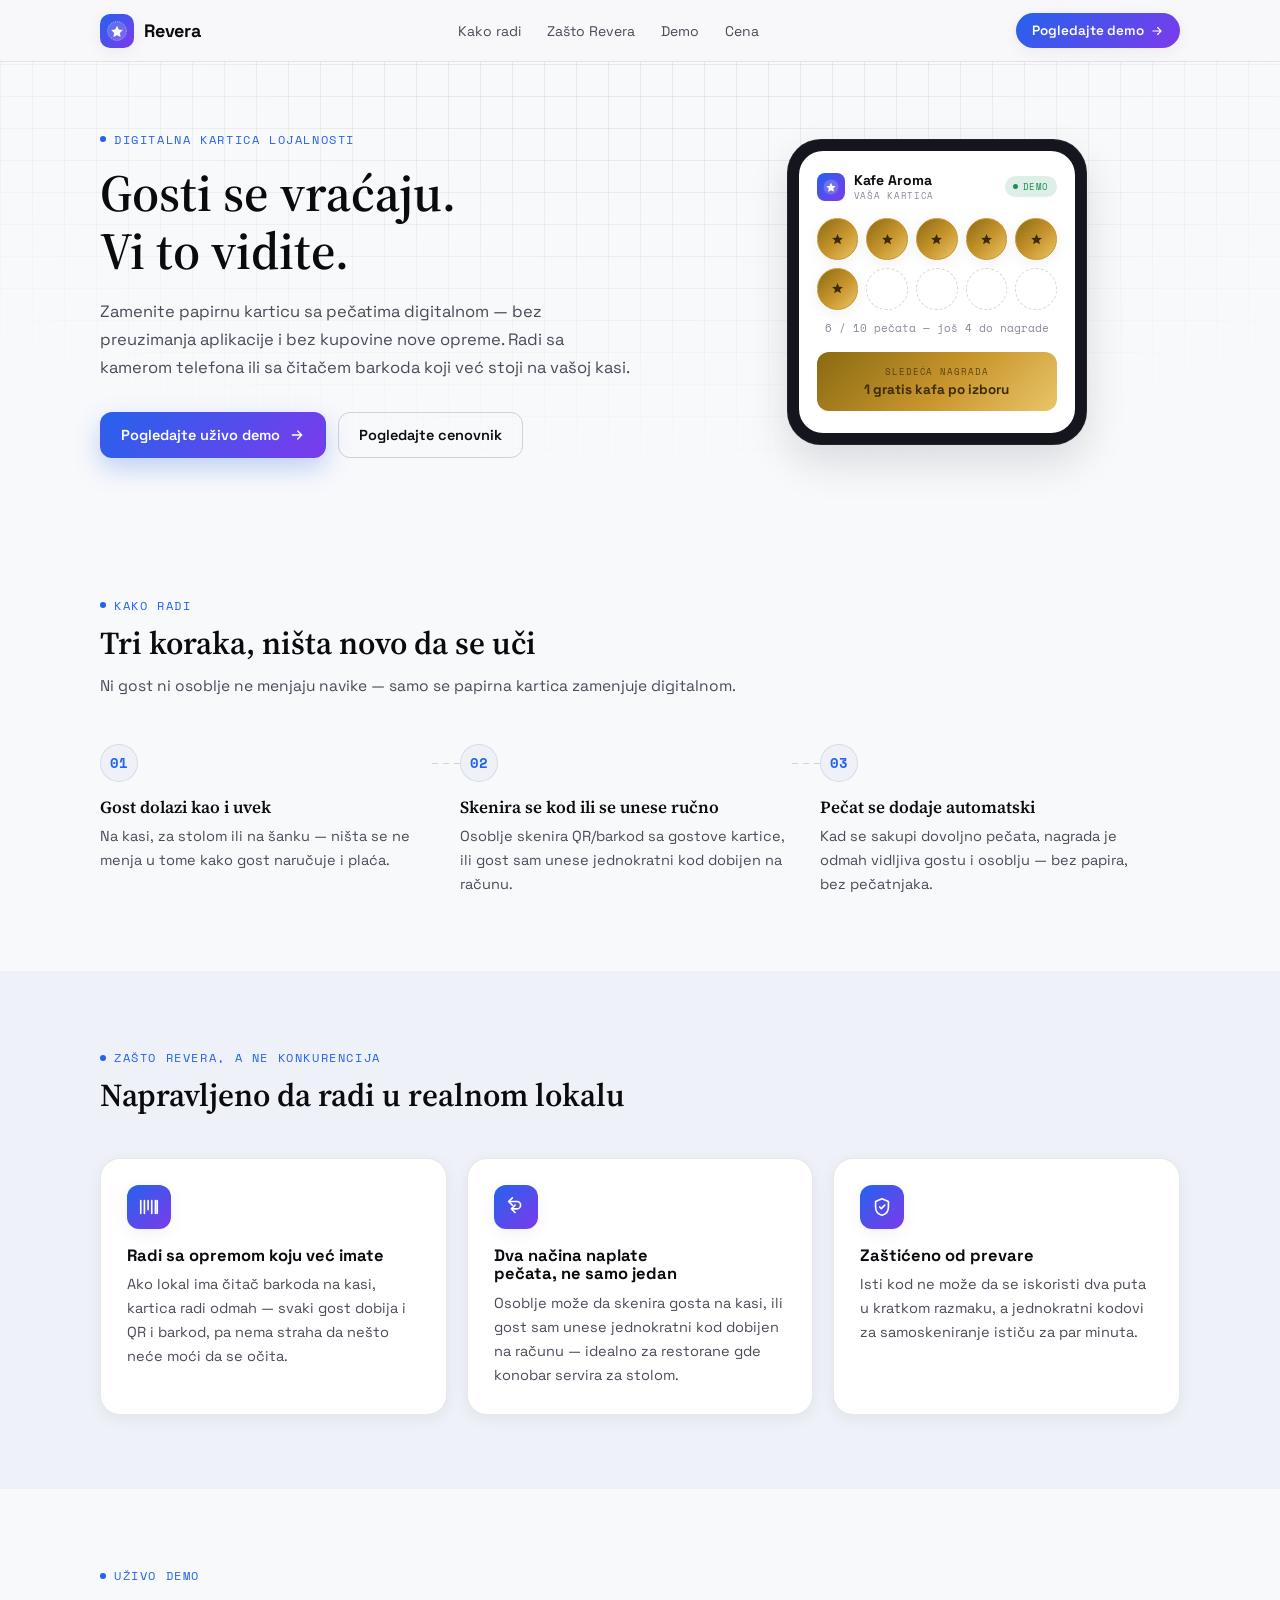
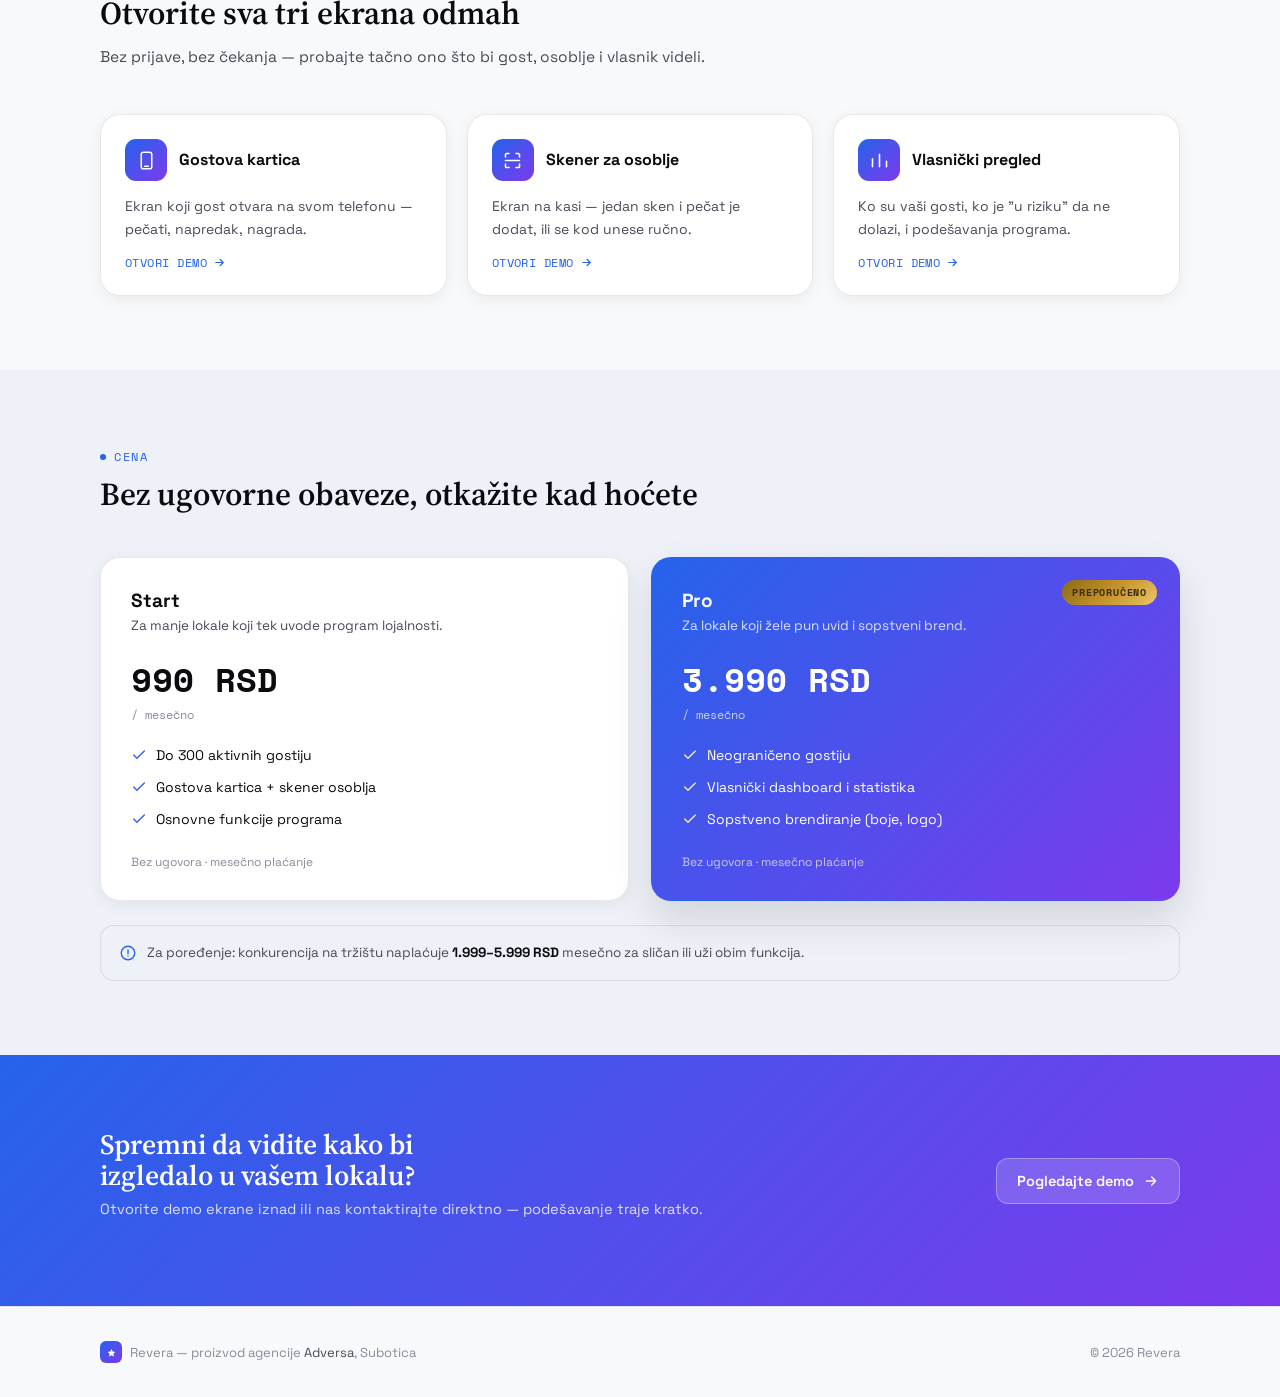
<file: index.html>
<!doctype html>
<html lang="sr">
<head>
<meta charset="UTF-8">
<meta name="viewport" content="width=device-width, initial-scale=1">
<title>Revera</title>
<link rel="stylesheet" href="https://fonts.googleapis.com/css2?family=Source+Serif+4:opsz,wght@8..60,500;8..60,600;8..60,700&family=Space+Grotesk:wght@400;500;600;700&family=Space+Mono:wght@400;700&display=swap">
<style>
  :root{
    --ink:#0a0a0f; --ink-2:#4a4a58; --ink-3:#8a8a9a;
    --bg:#f8f9fb; --surface:#ffffff; --surface-2:#eef1f8;
    --line:rgba(10,10,15,.09); --line-strong:rgba(10,10,15,.16);
    --primary:#2563eb; --primary-dark:#1d4ed8; --accent:#7c3aed;
    --gold:#c9962e; --gold-ink:#3a2c08;
    --grad-primary: linear-gradient(135deg, var(--primary) 0%, var(--accent) 100%);
    --grad-gold: linear-gradient(135deg, #8a6a12 0%, var(--gold) 55%, #e9c568 100%);
    --shadow-sm: 0 4px 16px rgba(10,10,15,.06);
    --shadow-md: 0 18px 42px rgba(10,10,15,.12);
    --radius-lg:20px; --radius-md:14px; --radius-sm:10px;
  }
  @media (prefers-color-scheme: dark){
    :root:not([data-theme="light"]){
      --ink:#eef0fb; --ink-2:#c3c6da; --ink-3:#8d91a8;
      --bg:#0b0d16; --surface:#12141f; --surface-2:#181b2a;
      --line:rgba(238,240,251,.10); --line-strong:rgba(238,240,251,.18);
      --primary:#6d8bff; --primary-dark:#4f6de0; --accent:#a683ff;
      --gold:#e4b955; --gold-ink:#241a02;
      --shadow-sm: 0 4px 16px rgba(0,0,0,.35);
      --shadow-md: 0 20px 50px rgba(0,0,0,.5);
    }
  }
  :root[data-theme="dark"]{
    --ink:#eef0fb; --ink-2:#c3c6da; --ink-3:#8d91a8;
    --bg:#0b0d16; --surface:#12141f; --surface-2:#181b2a;
    --line:rgba(238,240,251,.10); --line-strong:rgba(238,240,251,.18);
    --primary:#6d8bff; --primary-dark:#4f6de0; --accent:#a683ff;
    --gold:#e4b955; --gold-ink:#241a02;
    --shadow-sm: 0 4px 16px rgba(0,0,0,.35);
    --shadow-md: 0 20px 50px rgba(0,0,0,.5);
  }

  *{box-sizing:border-box;}
  body{
    margin:0; background:var(--bg); color:var(--ink); position:relative;
    font-family:'Space Grotesk', -apple-system, "Segoe UI", Roboto, sans-serif;
    -webkit-tap-highlight-color:transparent;
  }
  /* Suptilna mreža u pozadini — isti motiv kao na Adversa sajtu, čisto dekorativno */
  body::before{
    content:''; position:fixed; inset:0; z-index:0; pointer-events:none;
    background-image:
      linear-gradient(var(--line) 1px, transparent 1px),
      linear-gradient(90deg, var(--line) 1px, transparent 1px);
    background-size:32px 32px;
    -webkit-mask-image: radial-gradient(ellipse 80% 55% at 50% 0%, black 30%, transparent 100%);
    mask-image: radial-gradient(ellipse 80% 55% at 50% 0%, black 30%, transparent 100%);
    opacity:.7;
  }
  img{max-width:100%;}
  [hidden]{display:none!important;}
  ::selection{ background: color-mix(in srgb, var(--primary) 30%, transparent); }
  a{color:inherit;}
  .container{max-width:1120px; margin:0 auto; padding-inline:20px; position:relative; z-index:1;}
  h1,h2,h3{font-family:'Source Serif 4', Georgia, 'Times New Roman', serif; font-weight:600; line-height:1.12; text-wrap:balance; margin:0;}
  .eyebrow{
    display:inline-flex; align-items:center; gap:8px; color:var(--primary);
    font-family:'Space Mono', monospace; font-size:11.5px; letter-spacing:.14em; text-transform:uppercase;
  }
  .eyebrow::before{content:'';width:6px;height:6px;border-radius:50%;background:currentColor;flex-shrink:0;}
  .tnum{font-variant-numeric:tabular-nums;}

  /* ---------- NAV ---------- */
  .nav{
    position:sticky; top:env(safe-area-inset-top,0px); z-index:40;
    background: color-mix(in srgb, var(--bg) 86%, transparent);
    backdrop-filter: blur(10px); -webkit-backdrop-filter: blur(10px);
    border-bottom:1px solid var(--line);
  }
  .nav-row{display:flex; align-items:center; justify-content:space-between; gap:16px; padding-block:13px;}
  .brand{display:flex; align-items:center; gap:10px; text-decoration:none; color:var(--ink);}
  .brand .mark{width:34px;height:34px;border-radius:10px;background:var(--grad-primary);display:flex;align-items:center;justify-content:center;flex-shrink:0;box-shadow:var(--shadow-sm);}
  .brand .mark svg{width:20px;height:20px;display:block;}
  .brand .word{font-family:'Space Grotesk',sans-serif;font-weight:700;font-size:18px;letter-spacing:-.01em;}
  .nav-links{display:flex; align-items:center; gap:26px; font-size:14px; color:var(--ink-2);}
  .nav-links a{text-decoration:none; transition:color .15s ease;}
  .nav-links a:hover{color:var(--ink);}
  .nav-cta{
    display:inline-flex; align-items:center; gap:6px; white-space:nowrap;
    font-family:'Space Grotesk',sans-serif; font-weight:600; font-size:13.5px;
    background:var(--grad-primary); color:#fff; text-decoration:none;
    padding:9px 16px; border-radius:999px; box-shadow:var(--shadow-sm);
    transition:opacity .15s ease, transform .15s ease;
  }
  .nav-cta:hover{opacity:.9; transform:translateY(-1px);}
  @media (max-width:760px){ .nav-links{display:none;} }

  /* ---------- HERO ---------- */
  .hero{position:relative;}
  .hero-grid{
    position:relative; display:grid; grid-template-columns:1.05fr .95fr; gap:56px; align-items:center;
    padding-block:64px 60px;
  }
  @media (max-width:900px){ .hero-grid{grid-template-columns:1fr; padding-block:40px 36px; gap:40px;} }
  .hero h1{font-size:clamp(32px,4.6vw,52px); margin-block:16px 18px; color:var(--ink);}
  .hero p.lead{font-size:16.5px; line-height:1.7; color:var(--ink-2); max-width:52ch; margin:0 0 30px;}
  .hero-ctas{display:flex; flex-wrap:wrap; gap:12px;}
  .btn{
    display:inline-flex; align-items:center; gap:9px; text-decoration:none; cursor:pointer;
    font-family:'Space Grotesk',sans-serif; font-weight:600; font-size:14.5px;
    padding:13px 20px; border-radius:12px; border:1px solid transparent; transition:transform .15s ease, opacity .15s ease, background .15s ease, border-color .15s ease;
  }
  .btn:hover{transform:translateY(-1px);}
  .btn.primary{background:var(--grad-primary); color:#fff; box-shadow:0 10px 26px rgba(37,99,235,.28);}
  .btn.primary:hover{opacity:.94;}
  .btn.on-brand{background:rgba(255,255,255,.16); color:#fff; border-color:rgba(255,255,255,.32);}
  .btn.on-brand:hover{background:rgba(255,255,255,.24);}
  .btn.ghost{background:transparent; color:var(--ink); border-color:var(--line-strong);}
  .btn.ghost:hover{border-color:var(--ink-3);}
  .btn svg{width:16px;height:16px;flex-shrink:0;}

  /* phone mockup */
  .phone-wrap{display:flex; justify-content:center;}
  .phone{
    width:min(300px, 82vw); background:#15151d; border-radius:34px; padding:12px;
    box-shadow:var(--shadow-md), 0 0 0 1px rgba(255,255,255,.06) inset;
  }
  .phone-screen{background:var(--surface); border-radius:24px; padding:20px 18px 22px; color:var(--ink); position:relative; overflow:hidden;}
  .phone-topbar{display:flex; align-items:center; gap:9px; margin-bottom:16px;}
  .phone-topbar .mk{width:28px;height:28px;border-radius:8px;background:var(--grad-primary);display:flex;align-items:center;justify-content:center;}
  .phone-topbar .mk svg{width:16px;height:16px;}
  .phone-topbar .tt{font-weight:700; font-size:14px;}
  .phone-topbar .st{font-family:'Space Mono',monospace; font-size:8.5px; letter-spacing:.08em; text-transform:uppercase; color:var(--ink-3);}
  .live-pill{
    margin-left:auto; display:inline-flex; align-items:center; gap:5px; font-family:'Space Mono',monospace;
    font-size:9px; letter-spacing:.06em; text-transform:uppercase; color:#1a8f56;
    background:color-mix(in srgb, #1a8f56 14%, transparent); padding:4px 8px; border-radius:999px;
  }
  .live-pill::before{content:'';width:5px;height:5px;border-radius:50%;background:#1a8f56;}
  .stamp-grid{display:grid; grid-template-columns:repeat(5,1fr); gap:8px; margin-bottom:10px;}
  .stamp{aspect-ratio:1;border-radius:50%;border:1.6px dashed var(--line-strong);display:flex;align-items:center;justify-content:center;color:var(--ink-3);}
  .stamp svg{width:13px;height:13px;}
  .stamp.filled{border-style:solid;border-color:var(--gold);background:var(--grad-gold);color:#3a2c08;box-shadow:var(--shadow-sm);}
  .phone-progress{text-align:center; font-family:'Space Mono',monospace; font-size:11px; color:var(--ink-3); margin-bottom:16px;}
  .phone-reward{background:var(--grad-gold); color:var(--gold-ink); border-radius:12px; padding:13px 14px; text-align:center;}
  .phone-reward .lbl{font-family:'Space Mono',monospace; font-size:9px; letter-spacing:.1em; text-transform:uppercase; opacity:.75; margin-bottom:3px;}
  .phone-reward .val{font-weight:700; font-size:13.5px;}

  /* ---------- SECTION SHELL ---------- */
  section{padding-block:74px; position:relative;}
  .section-head{max-width:640px; margin-bottom:44px;}
  .section-head .eyebrow{margin-bottom:12px;}
  .section-head h2{font-size:clamp(24px,3vw,32px);}
  .section-head p{color:var(--ink-2); font-size:15.5px; line-height:1.7; margin-top:12px;}

  /* ---------- HOW IT WORKS ---------- */
  .steps{display:grid; grid-template-columns:repeat(3,1fr); gap:0;}
  @media (max-width:820px){ .steps{grid-template-columns:1fr; gap:28px;} }
  .step{position:relative; padding-right:28px;}
  .step:not(:last-child)::after{
    content:''; position:absolute; top:19px; right:0; width:28px; height:1px;
    background:repeating-linear-gradient(90deg, var(--line-strong) 0 6px, transparent 6px 11px);
  }
  @media (max-width:820px){ .step:not(:last-child)::after{display:none;} }
  .step .n{
    width:38px;height:38px;border-radius:50%;background:var(--surface-2);border:1px solid var(--line);
    display:flex;align-items:center;justify-content:center;font-family:'Space Mono',monospace;font-weight:700;font-size:14px;
    color:var(--primary); margin-bottom:16px;
  }
  .step h3{font-size:17px; margin-bottom:8px;}
  .step p{color:var(--ink-2); font-size:14.5px; line-height:1.65; margin:0;}

  /* ---------- FEATURE CARDS ---------- */
  .grid-3{display:grid; grid-template-columns:repeat(3,1fr); gap:20px;}
  @media (max-width:900px){ .grid-3{grid-template-columns:1fr;} }
  .feat{
    background:var(--surface); border:1px solid var(--line); border-radius:var(--radius-lg); padding:26px;
    box-shadow:var(--shadow-sm);
  }
  .feat .ic{
    width:44px;height:44px;border-radius:12px;background:var(--grad-primary); display:flex; align-items:center; justify-content:center;
    color:#fff; margin-bottom:18px; box-shadow:var(--shadow-sm);
  }
  .feat .ic svg{width:22px;height:22px;}
  .feat h3{font-size:16.5px; margin-bottom:8px; font-family:'Space Grotesk',sans-serif; font-weight:700;}
  .feat p{color:var(--ink-2); font-size:14.5px; line-height:1.65; margin:0;}

  /* alt section bg */
  .alt{background:var(--surface-2);}

  /* ---------- DEMO CARDS ---------- */
  .demo-card{
    display:flex; flex-direction:column; gap:14px; background:var(--surface); border:1px solid var(--line);
    border-radius:var(--radius-lg); padding:24px; text-decoration:none; color:var(--ink); box-shadow:var(--shadow-sm);
    transition:border-color .15s ease, transform .15s ease, box-shadow .15s ease;
  }
  .demo-card:hover{border-color:var(--line-strong); transform:translateY(-2px); box-shadow:var(--shadow-md);}
  .demo-card .top{display:flex; align-items:center; gap:12px;}
  .demo-card .ic{width:42px;height:42px;border-radius:11px;background:var(--grad-primary);color:#fff;display:flex;align-items:center;justify-content:center;flex-shrink:0;}
  .demo-card .ic svg{width:21px;height:21px;}
  .demo-card h3{font-size:16px; font-family:'Space Grotesk',sans-serif; font-weight:700;}
  .demo-card p{color:var(--ink-2); font-size:14px; line-height:1.6; margin:0;}
  .demo-card .go{margin-top:auto; display:flex; align-items:center; gap:6px; font-family:'Space Mono',monospace; font-size:11.5px; letter-spacing:.04em; text-transform:uppercase; color:var(--primary);}
  .demo-card .go svg{width:13px;height:13px; transition:transform .15s ease;}
  .demo-card:hover .go svg{transform:translateX(3px);}

  /* ---------- PRICING ---------- */
  .price-grid{display:grid; grid-template-columns:repeat(2,1fr); gap:22px; align-items:stretch;}
  @media (max-width:760px){ .price-grid{grid-template-columns:1fr;} }
  .price-card{
    background:var(--surface); border:1px solid var(--line); border-radius:var(--radius-lg); padding:30px;
    display:flex; flex-direction:column; box-shadow:var(--shadow-sm);
  }
  .price-card.hi{border-color:transparent; background:var(--grad-primary); color:#fff; position:relative; box-shadow:var(--shadow-md);}
  .price-card.hi .badge{
    position:absolute; top:22px; right:22px; font-family:'Space Mono',monospace; font-size:10px; letter-spacing:.08em; text-transform:uppercase;
    background:var(--grad-gold); color:var(--gold-ink); padding:5px 10px; border-radius:999px; font-weight:700;
  }
  .price-card .tier{font-family:'Space Grotesk',sans-serif; font-weight:700; font-size:19px; margin-bottom:4px;}
  .price-card .desc{font-size:13.5px; margin-bottom:20px;}
  .price-card:not(.hi) .desc{color:var(--ink-2);}
  .price-card.hi .desc{color:rgba(255,255,255,.82);}
  .price-card .amount{font-family:'Space Mono',monospace; font-weight:700; font-size:34px; margin-bottom:2px;}
  .price-card .per{font-family:'Space Mono',monospace; font-size:12px; margin-bottom:22px;}
  .price-card:not(.hi) .per{color:var(--ink-3);}
  .price-card.hi .per{color:rgba(255,255,255,.72);}
  .price-list{list-style:none; margin:0 0 24px; padding:0; display:flex; flex-direction:column; gap:11px; flex-grow:1;}
  .price-list li{display:flex; align-items:flex-start; gap:9px; font-size:14px; line-height:1.5;}
  .price-list svg{width:16px;height:16px;flex-shrink:0; margin-top:1.5px; color:var(--primary);}
  .price-card.hi .price-list svg{color:#fce9b8;}
  .price-card .cancel{font-size:12px; color:var(--ink-3);}
  .price-card.hi .cancel{color:rgba(255,255,255,.68);}
  .compare-note{
    display:flex; align-items:center; gap:10px; margin-top:24px; padding:16px 18px; border-radius:var(--radius-md);
    background:var(--surface-2); border:1px solid var(--line); font-size:13.5px; color:var(--ink-2); line-height:1.6;
  }
  .compare-note svg{width:18px;height:18px; flex-shrink:0; color:var(--primary);}
  .compare-note strong{color:var(--ink);}

  /* ---------- FINAL CTA ---------- */
  .cta-band{background:var(--grad-primary); color:#fff; text-align:left;}
  .cta-band::before{display:none;}
  .cta-inner{display:flex; align-items:center; justify-content:space-between; gap:28px; flex-wrap:wrap; position:relative; z-index:1;}
  .cta-inner h2{color:#fff; font-size:clamp(22px,2.6vw,28px); max-width:34ch;}
  .cta-inner p{color:rgba(255,255,255,.82); margin-top:8px; font-size:14.5px;}

  /* ---------- FOOTER ---------- */
  footer{padding-block:34px; border-top:1px solid var(--line);}
  .foot-row{display:flex; align-items:center; justify-content:space-between; gap:16px; flex-wrap:wrap; font-size:13px; color:var(--ink-3);}
  .foot-row a{text-decoration:none; color:var(--ink-2);}
  .foot-row a:hover{color:var(--ink);}
  .foot-brand{display:flex; align-items:center; gap:8px;}
  .foot-brand .mark{width:22px;height:22px;border-radius:6px;background:var(--grad-primary);display:flex;align-items:center;justify-content:center;}
  .foot-brand .mark svg{width:13px;height:13px;}

  @media (prefers-reduced-motion: reduce){
    .btn, .demo-card, .demo-card .go svg{transition:none;}
  }
</style>

<div class="nav">
  <div class="container nav-row">
    <a class="brand" href="#top">
      <span class="mark">
        <svg viewBox="0 0 100 100" fill="none" xmlns="http://www.w3.org/2000/svg"><circle cx="50" cy="50" r="47" fill="#ffffff" fill-opacity=".16"/><circle cx="50" cy="50" r="47" stroke="#ffffff" stroke-opacity=".55" stroke-width="4" stroke-dasharray="6 5"/><path fill="#ffffff" d="M50 24 L58.6 42.5 L79 45.4 L64.5 60 L68 80.2 L50 70.7 L32 80.2 L35.5 60 L21 45.4 L41.4 42.5 Z"/></svg>
      </span>
      <span class="word">Revera</span>
    </a>
    <div class="nav-links">
      <a href="#kako-radi">Kako radi</a>
      <a href="#zasto">Zašto Revera</a>
      <a href="#demo">Demo</a>
      <a href="#cena">Cena</a>
    </div>
    <a class="nav-cta" href="#demo">
      Pogledajte demo
      <svg viewBox="0 0 24 24" width="14" height="14" fill="none" stroke="currentColor" stroke-width="2" stroke-linecap="round" stroke-linejoin="round"><path d="M5 12h14M13 6l6 6-6 6"/></svg>
    </a>
  </div>
</div>

<div id="top"></div>
<section class="hero" style="padding-block:0;">
  <div class="container hero-grid">
    <div>
      <div class="eyebrow">Digitalna kartica lojalnosti</div>
      <h1>Gosti se vraćaju.<br>Vi to vidite.</h1>
      <p class="lead">Zamenite papirnu karticu sa pečatima digitalnom — bez preuzimanja aplikacije i bez kupovine nove opreme. Radi sa kamerom telefona ili sa čitačem barkoda koji već stoji na vašoj kasi.</p>
      <div class="hero-ctas">
        <a class="btn primary" href="#demo">
          Pogledajte uživo demo
          <svg viewBox="0 0 24 24" fill="none" stroke="currentColor" stroke-width="2" stroke-linecap="round" stroke-linejoin="round"><path d="M5 12h14M13 6l6 6-6 6"/></svg>
        </a>
        <a class="btn ghost" href="#cena">Pogledajte cenovnik</a>
      </div>
    </div>
    <div class="phone-wrap">
      <div class="phone">
        <div class="phone-screen">
          <div class="phone-topbar">
            <span class="mk"><svg viewBox="0 0 100 100" fill="none"><circle cx="50" cy="50" r="47" fill="#fff" fill-opacity=".18"/><path fill="#fff" d="M50 24 L58.6 42.5 L79 45.4 L64.5 60 L68 80.2 L50 70.7 L32 80.2 L35.5 60 L21 45.4 L41.4 42.5 Z"/></svg></span>
            <div>
              <div class="tt">Kafe Aroma</div>
              <div class="st">Vaša kartica</div>
            </div>
            <span class="live-pill">demo</span>
          </div>
          <div class="stamp-grid">
            <div class="stamp filled"><svg viewBox="0 0 24 24" fill="currentColor"><path d="M12 2l2.9 6.6 7.1.6-5.4 4.7 1.7 7-6.3-3.9-6.3 3.9 1.7-7L2 9.2l7.1-.6z"/></svg></div>
            <div class="stamp filled"><svg viewBox="0 0 24 24" fill="currentColor"><path d="M12 2l2.9 6.6 7.1.6-5.4 4.7 1.7 7-6.3-3.9-6.3 3.9 1.7-7L2 9.2l7.1-.6z"/></svg></div>
            <div class="stamp filled"><svg viewBox="0 0 24 24" fill="currentColor"><path d="M12 2l2.9 6.6 7.1.6-5.4 4.7 1.7 7-6.3-3.9-6.3 3.9 1.7-7L2 9.2l7.1-.6z"/></svg></div>
            <div class="stamp filled"><svg viewBox="0 0 24 24" fill="currentColor"><path d="M12 2l2.9 6.6 7.1.6-5.4 4.7 1.7 7-6.3-3.9-6.3 3.9 1.7-7L2 9.2l7.1-.6z"/></svg></div>
            <div class="stamp filled"><svg viewBox="0 0 24 24" fill="currentColor"><path d="M12 2l2.9 6.6 7.1.6-5.4 4.7 1.7 7-6.3-3.9-6.3 3.9 1.7-7L2 9.2l7.1-.6z"/></svg></div>
            <div class="stamp filled"><svg viewBox="0 0 24 24" fill="currentColor"><path d="M12 2l2.9 6.6 7.1.6-5.4 4.7 1.7 7-6.3-3.9-6.3 3.9 1.7-7L2 9.2l7.1-.6z"/></svg></div>
            <div class="stamp"></div>
            <div class="stamp"></div>
            <div class="stamp"></div>
            <div class="stamp"></div>
          </div>
          <div class="phone-progress tnum">6 / 10 pečata — još 4 do nagrade</div>
          <div class="phone-reward">
            <div class="lbl">Sledeća nagrada</div>
            <div class="val">1 gratis kafa po izboru</div>
          </div>
        </div>
      </div>
    </div>
  </div>
</section>

<section id="kako-radi">
  <div class="container">
    <div class="section-head">
      <div class="eyebrow">Kako radi</div>
      <h2>Tri koraka, ništa novo da se uči</h2>
      <p>Ni gost ni osoblje ne menjaju navike — samo se papirna kartica zamenjuje digitalnom.</p>
    </div>
    <div class="steps">
      <div class="step">
        <div class="n">01</div>
        <h3>Gost dolazi kao i uvek</h3>
        <p>Na kasi, za stolom ili na šanku — ništa se ne menja u tome kako gost naručuje i plaća.</p>
      </div>
      <div class="step">
        <div class="n">02</div>
        <h3>Skenira se kod ili se unese ručno</h3>
        <p>Osoblje skenira QR/barkod sa gostove kartice, ili gost sam unese jednokratni kod dobijen na računu.</p>
      </div>
      <div class="step">
        <div class="n">03</div>
        <h3>Pečat se dodaje automatski</h3>
        <p>Kad se sakupi dovoljno pečata, nagrada je odmah vidljiva gostu i osoblju — bez papira, bez pečatnjaka.</p>
      </div>
    </div>
  </div>
</section>

<section id="zasto" class="alt">
  <div class="container">
    <div class="section-head">
      <div class="eyebrow">Zašto Revera, a ne konkurencija</div>
      <h2>Napravljeno da radi u realnom lokalu</h2>
    </div>
    <div class="grid-3">
      <div class="feat">
        <div class="ic">
          <svg viewBox="0 0 24 24" fill="none" stroke="currentColor" stroke-width="1.8" stroke-linecap="round" stroke-linejoin="round"><path d="M3 5v14M7 5v14M11 5v10M15 5v14M19 5v14M21 5v14"/></svg>
        </div>
        <h3>Radi sa opremom koju već imate</h3>
        <p>Ako lokal ima čitač barkoda na kasi, kartica radi odmah — svaki gost dobija i QR i barkod, pa nema straha da nešto neće moći da se očita.</p>
      </div>
      <div class="feat">
        <div class="ic">
          <svg viewBox="0 0 24 24" fill="none" stroke="currentColor" stroke-width="1.8" stroke-linecap="round" stroke-linejoin="round"><path d="M4 6h9a4 4 0 0 1 4 4v0a4 4 0 0 1-4 4H8"/><path d="M11 10l-4 4 4 4"/><path d="M4 6l4-4M4 6l4 4"/></svg>
        </div>
        <h3>Dva načina naplate pečata, ne samo jedan</h3>
        <p>Osoblje može da skenira gosta na kasi, ili gost sam unese jednokratni kod dobijen na računu — idealno za restorane gde konobar servira za stolom.</p>
      </div>
      <div class="feat">
        <div class="ic">
          <svg viewBox="0 0 24 24" fill="none" stroke="currentColor" stroke-width="1.8" stroke-linecap="round" stroke-linejoin="round"><path d="M12 3l7 3v6c0 4.5-3 8-7 9-4-1-7-4.5-7-9V6z"/><path d="M9.5 12l1.8 1.8L15 10"/></svg>
        </div>
        <h3>Zaštićeno od prevare</h3>
        <p>Isti kod ne može da se iskoristi dva puta u kratkom razmaku, a jednokratni kodovi za samoskeniranje ističu za par minuta.</p>
      </div>
    </div>
  </div>
</section>

<section id="demo">
  <div class="container">
    <div class="section-head">
      <div class="eyebrow">Uživo demo</div>
      <h2>Otvorite sva tri ekrana odmah</h2>
      <p>Bez prijave, bez čekanja — probajte tačno ono što bi gost, osoblje i vlasnik videli.</p>
    </div>
    <div class="grid-3">
      <a class="demo-card" href="card.html">
        <div class="top">
          <span class="ic"><svg viewBox="0 0 24 24" fill="none" stroke="currentColor" stroke-width="1.8" stroke-linecap="round" stroke-linejoin="round"><rect x="6" y="2.5" width="12" height="19" rx="2.5"/><path d="M10 18.5h4"/></svg></span>
          <h3>Gostova kartica</h3>
        </div>
        <p>Ekran koji gost otvara na svom telefonu — pečati, napredak, nagrada.</p>
        <span class="go">Otvori demo <svg viewBox="0 0 24 24" fill="none" stroke="currentColor" stroke-width="2" stroke-linecap="round" stroke-linejoin="round"><path d="M5 12h14M13 6l6 6-6 6"/></svg></span>
      </a>
      <a class="demo-card" href="scanner.html">
        <div class="top">
          <span class="ic"><svg viewBox="0 0 24 24" fill="none" stroke="currentColor" stroke-width="1.8" stroke-linecap="round" stroke-linejoin="round"><path d="M4 8V5a1 1 0 0 1 1-1h3M20 8V5a1 1 0 0 1-1-1h-3M4 16v3a1 1 0 0 0 1 1h3M20 16v3a1 1 0 0 1-1 1h-3"/><path d="M4 12h16"/></svg></span>
          <h3>Skener za osoblje</h3>
        </div>
        <p>Ekran na kasi — jedan sken i pečat je dodat, ili se kod unese ručno.</p>
        <span class="go">Otvori demo <svg viewBox="0 0 24 24" fill="none" stroke="currentColor" stroke-width="2" stroke-linecap="round" stroke-linejoin="round"><path d="M5 12h14M13 6l6 6-6 6"/></svg></span>
      </a>
      <a class="demo-card" href="dashboard.html">
        <div class="top">
          <span class="ic"><svg viewBox="0 0 24 24" fill="none" stroke="currentColor" stroke-width="1.8" stroke-linecap="round" stroke-linejoin="round"><path d="M4 19V10M12 19V5M20 19v-6"/></svg></span>
          <h3>Vlasnički pregled</h3>
        </div>
        <p>Ko su vaši gosti, ko je "u riziku" da ne dolazi, i podešavanja programa.</p>
        <span class="go">Otvori demo <svg viewBox="0 0 24 24" fill="none" stroke="currentColor" stroke-width="2" stroke-linecap="round" stroke-linejoin="round"><path d="M5 12h14M13 6l6 6-6 6"/></svg></span>
      </a>
    </div>
  </div>
</section>

<section id="cena" class="alt">
  <div class="container">
    <div class="section-head">
      <div class="eyebrow">Cena</div>
      <h2>Bez ugovorne obaveze, otkažite kad hoćete</h2>
    </div>
    <div class="price-grid">
      <div class="price-card">
        <div class="tier">Start</div>
        <div class="desc">Za manje lokale koji tek uvode program lojalnosti.</div>
        <div class="amount tnum">990 RSD</div>
        <div class="per">/ mesečno</div>
        <ul class="price-list">
          <li><svg viewBox="0 0 24 24" fill="none" stroke="currentColor" stroke-width="2" stroke-linecap="round" stroke-linejoin="round"><path d="M20 6L9 17l-5-5"/></svg> Do 300 aktivnih gostiju</li>
          <li><svg viewBox="0 0 24 24" fill="none" stroke="currentColor" stroke-width="2" stroke-linecap="round" stroke-linejoin="round"><path d="M20 6L9 17l-5-5"/></svg> Gostova kartica + skener osoblja</li>
          <li><svg viewBox="0 0 24 24" fill="none" stroke="currentColor" stroke-width="2" stroke-linecap="round" stroke-linejoin="round"><path d="M20 6L9 17l-5-5"/></svg> Osnovne funkcije programa</li>
        </ul>
        <div class="cancel">Bez ugovora · mesečno plaćanje</div>
      </div>
      <div class="price-card hi">
        <span class="badge">Preporučeno</span>
        <div class="tier">Pro</div>
        <div class="desc">Za lokale koji žele pun uvid i sopstveni brend.</div>
        <div class="amount tnum">3.990 RSD</div>
        <div class="per">/ mesečno</div>
        <ul class="price-list">
          <li><svg viewBox="0 0 24 24" fill="none" stroke="currentColor" stroke-width="2" stroke-linecap="round" stroke-linejoin="round"><path d="M20 6L9 17l-5-5"/></svg> Neograničeno gostiju</li>
          <li><svg viewBox="0 0 24 24" fill="none" stroke="currentColor" stroke-width="2" stroke-linecap="round" stroke-linejoin="round"><path d="M20 6L9 17l-5-5"/></svg> Vlasnički dashboard i statistika</li>
          <li><svg viewBox="0 0 24 24" fill="none" stroke="currentColor" stroke-width="2" stroke-linecap="round" stroke-linejoin="round"><path d="M20 6L9 17l-5-5"/></svg> Sopstveno brendiranje (boje, logo)</li>
        </ul>
        <div class="cancel">Bez ugovora · mesečno plaćanje</div>
      </div>
    </div>
    <div class="compare-note">
      <svg viewBox="0 0 24 24" fill="none" stroke="currentColor" stroke-width="1.8" stroke-linecap="round" stroke-linejoin="round"><circle cx="12" cy="12" r="9"/><path d="M12 8v5M12 16h.01"/></svg>
      <div>Za poređenje: konkurencija na tržištu naplaćuje <strong>1.999–5.999 RSD</strong> mesečno za sličan ili uži obim funkcija.</div>
    </div>
  </div>
</section>

<section class="cta-band">
  <div class="container cta-inner">
    <div>
      <h2>Spremni da vidite kako bi izgledalo u vašem lokalu?</h2>
      <p>Otvorite demo ekrane iznad ili nas kontaktirajte direktno — podešavanje traje kratko.</p>
    </div>
    <a class="btn on-brand" href="#demo">
      Pogledajte demo
      <svg viewBox="0 0 24 24" fill="none" stroke="currentColor" stroke-width="2" stroke-linecap="round" stroke-linejoin="round"><path d="M5 12h14M13 6l6 6-6 6"/></svg>
    </a>
  </div>
</section>

<footer>
  <div class="container foot-row">
    <div class="foot-brand">
      <span class="mark"><svg viewBox="0 0 100 100" fill="none"><path fill="#fff" d="M50 24 L58.6 42.5 L79 45.4 L64.5 60 L68 80.2 L50 70.7 L32 80.2 L35.5 60 L21 45.4 L41.4 42.5 Z"/></svg></span>
      <span>Revera — proizvod agencije <a href="mailto:psihotrot@gmail.com">Adversa</a>, Subotica</span>
    </div>
    <div>© 2026 Revera</div>
  </div>
</footer>

</head>
<body>
</body>
</html>
</file>
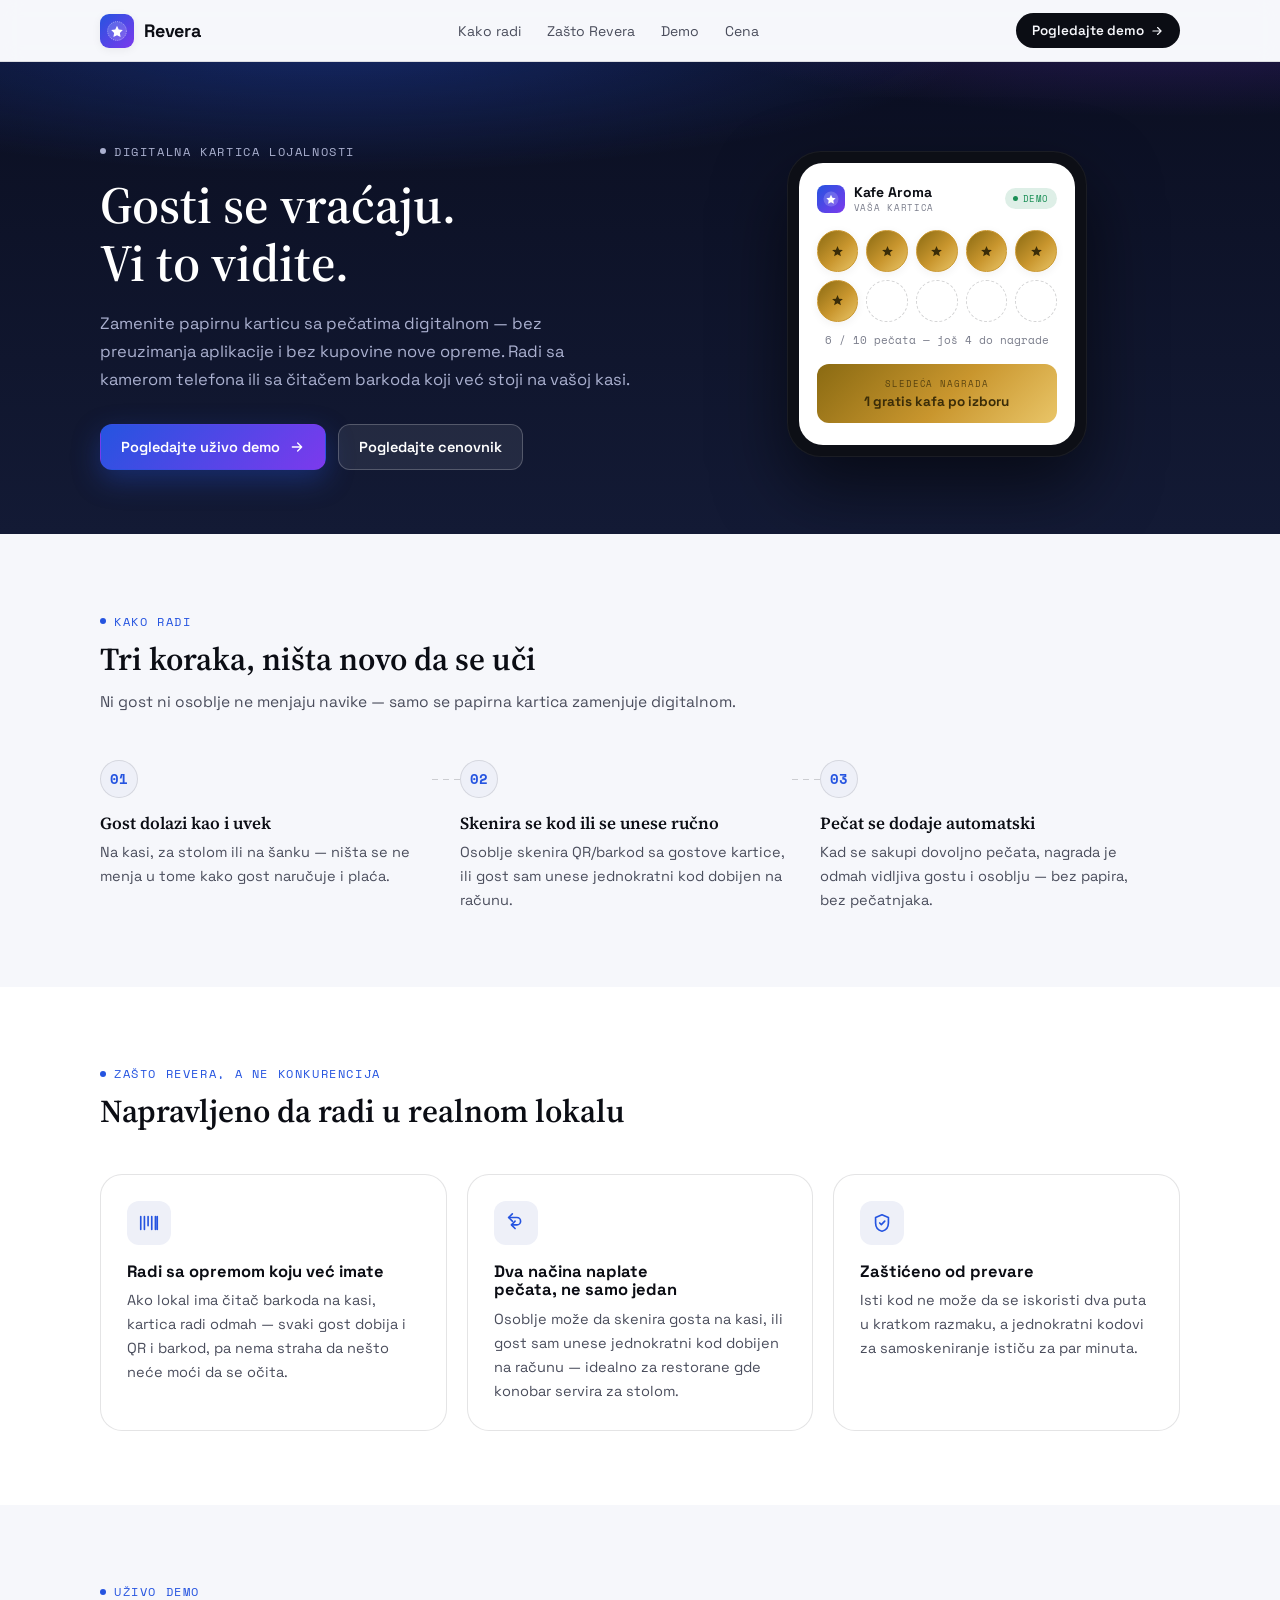
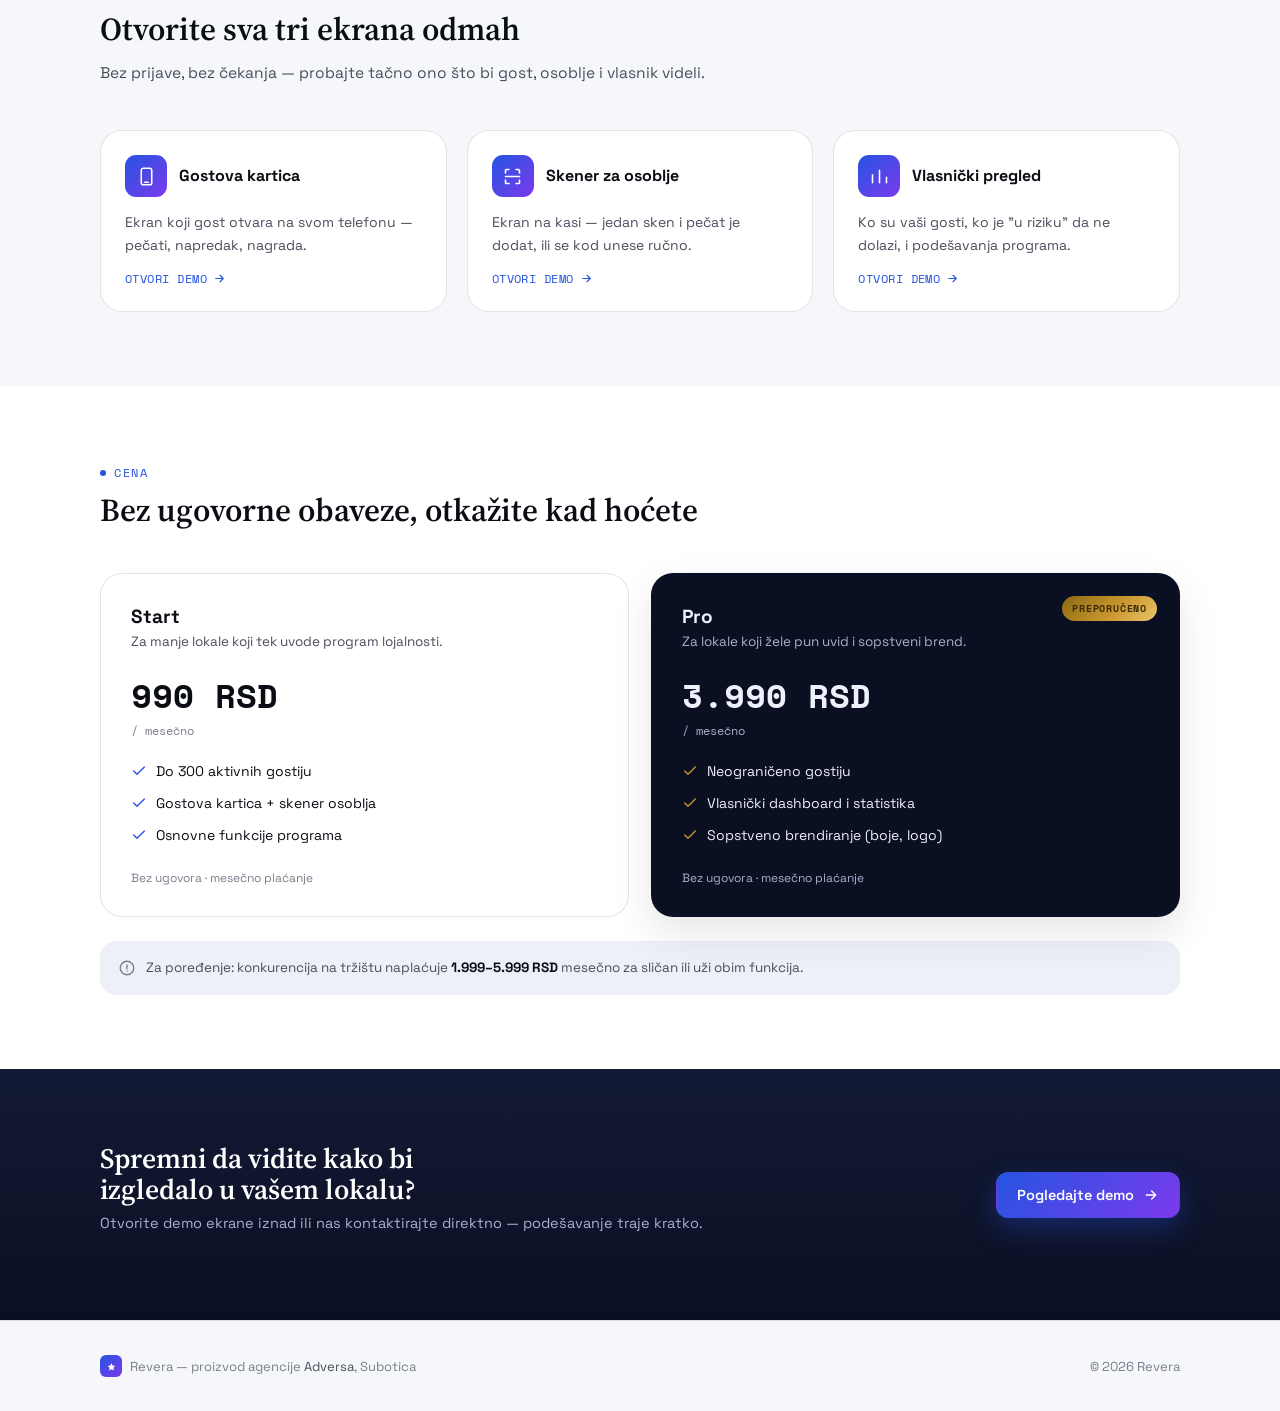
<file: index2.html>
<!doctype html>
<html lang="sr">
<head>
<meta charset="UTF-8">
<meta name="viewport" content="width=device-width, initial-scale=1">
<title>Revera</title>
<link rel="stylesheet" href="https://fonts.googleapis.com/css2?family=Source+Serif+4:opsz,wght@8..60,500;8..60,600;8..60,700&family=Space+Grotesk:wght@400;500;600;700&family=Space+Mono:wght@400;700&display=swap">
<style>
  :root{
    --ink:#0b0d14; --ink-2:#4a4d5c; --ink-3:#7b7e8c;
    --paper:#f6f7fb; --surface:#ffffff; --surface-2:#eef0f8;
    --line:rgba(11,13,20,.11); --line-strong:rgba(11,13,20,.18);
    --primary:#2554e0; --primary-dark:#1a3fb0; --accent:#7c3aed;
    --gold:#c9962e; --gold-ink:#3a2c08;
    --navy:#0b0f22; --navy-2:#131a35; --on-navy:#eef0fb; --on-navy-muted:#aab0cf;
    --grad-brand: linear-gradient(135deg, var(--primary) 0%, var(--accent) 100%);
    --grad-gold: linear-gradient(135deg, #8a6a12 0%, var(--gold) 55%, #e9c568 100%);
    --shadow-sm: 0 2px 10px rgba(11,13,20,.06);
    --shadow-md: 0 16px 40px rgba(11,13,20,.10);
    --radius-lg:22px; --radius-md:16px; --radius-sm:10px;
  }
  @media (prefers-color-scheme: dark){
    :root:not([data-theme="light"]){
      --ink:#eef0fb; --ink-2:#c3c6da; --ink-3:#8d91a8;
      --paper:#0c0e18; --surface:#12141f; --surface-2:#181b2a;
      --line:rgba(238,240,251,.10); --line-strong:rgba(238,240,251,.18);
      --primary:#6d8bff; --primary-dark:#4f6de0; --accent:#a683ff;
      --gold:#e4b955; --gold-ink:#241a02;
      --navy:#05070f; --navy-2:#0d1226; --on-navy:#eef0fb; --on-navy-muted:#8d92b5;
      --shadow-sm: 0 2px 10px rgba(0,0,0,.35);
      --shadow-md: 0 20px 50px rgba(0,0,0,.5);
    }
  }
  :root[data-theme="dark"]{
    --ink:#eef0fb; --ink-2:#c3c6da; --ink-3:#8d91a8;
    --paper:#0c0e18; --surface:#12141f; --surface-2:#181b2a;
    --line:rgba(238,240,251,.10); --line-strong:rgba(238,240,251,.18);
    --primary:#6d8bff; --primary-dark:#4f6de0; --accent:#a683ff;
    --gold:#e4b955; --gold-ink:#241a02;
    --navy:#05070f; --navy-2:#0d1226; --on-navy:#eef0fb; --on-navy-muted:#8d92b5;
    --shadow-sm: 0 2px 10px rgba(0,0,0,.35);
    --shadow-md: 0 20px 50px rgba(0,0,0,.5);
  }

  *{box-sizing:border-box;}
  body{
    margin:0; background:var(--paper); color:var(--ink);
    font-family:'Space Grotesk', -apple-system, "Segoe UI", Roboto, sans-serif;
    -webkit-tap-highlight-color:transparent;
  }
  img{max-width:100%;}
  [hidden]{display:none!important;}
  ::selection{ background: color-mix(in srgb, var(--primary) 30%, transparent); }
  a{color:inherit;}
  .container{max-width:1120px; margin:0 auto; padding-inline:20px;}
  h1,h2,h3{font-family:'Source Serif 4', Georgia, 'Times New Roman', serif; font-weight:600; line-height:1.12; text-wrap:balance; margin:0;}
  .eyebrow{
    display:inline-flex; align-items:center; gap:8px;
    font-family:'Space Mono', monospace; font-size:11.5px; letter-spacing:.14em; text-transform:uppercase;
  }
  .eyebrow::before{content:'';width:6px;height:6px;border-radius:50%;background:currentColor;flex-shrink:0;}
  .tnum{font-variant-numeric:tabular-nums;}

  /* ---------- NAV ---------- */
  .nav{
    position:sticky; top:env(safe-area-inset-top,0px); z-index:40;
    background: color-mix(in srgb, var(--paper) 88%, transparent);
    backdrop-filter: blur(10px); -webkit-backdrop-filter: blur(10px);
    border-bottom:1px solid var(--line);
  }
  .nav-row{display:flex; align-items:center; justify-content:space-between; gap:16px; padding-block:13px;}
  .brand{display:flex; align-items:center; gap:10px; text-decoration:none; color:var(--ink);}
  .brand .mark{width:34px;height:34px;border-radius:9px;background:var(--grad-brand);display:flex;align-items:center;justify-content:center;flex-shrink:0;box-shadow:var(--shadow-sm);}
  .brand .mark svg{width:20px;height:20px;display:block;}
  .brand .word{font-family:'Space Grotesk',sans-serif;font-weight:700;font-size:18px;letter-spacing:-.01em;}
  .nav-links{display:flex; align-items:center; gap:26px; font-size:14px; color:var(--ink-2);}
  .nav-links a{text-decoration:none; transition:color .15s ease;}
  .nav-links a:hover{color:var(--ink);}
  .nav-cta{
    display:inline-flex; align-items:center; gap:6px; white-space:nowrap;
    font-family:'Space Grotesk',sans-serif; font-weight:600; font-size:13.5px;
    background:var(--ink); color:var(--paper); text-decoration:none;
    padding:9px 16px; border-radius:999px; transition:opacity .15s ease, transform .15s ease;
  }
  .nav-cta:hover{opacity:.88; transform:translateY(-1px);}
  @media (max-width:760px){ .nav-links{display:none;} }

  /* ---------- HERO ---------- */
  .hero{background:linear-gradient(180deg, var(--navy) 0%, var(--navy-2) 100%); color:var(--on-navy); position:relative; overflow:hidden;}
  .hero::before{
    content:''; position:absolute; inset:-20% -10% auto -10%; height:70%;
    background: radial-gradient(60% 60% at 30% 20%, color-mix(in srgb, var(--primary) 38%, transparent) 0%, transparent 70%),
                radial-gradient(50% 50% at 85% 10%, color-mix(in srgb, var(--accent) 30%, transparent) 0%, transparent 70%);
    pointer-events:none;
  }
  .hero-grid{
    position:relative; display:grid; grid-template-columns:1.05fr .95fr; gap:56px; align-items:center;
    padding-block:76px 64px;
  }
  @media (max-width:900px){ .hero-grid{grid-template-columns:1fr; padding-block:44px 40px; gap:40px;} }
  .hero-eyebrow{color:var(--on-navy-muted);}
  .hero h1{font-size:clamp(32px,4.6vw,52px); margin-block:16px 18px; color:#fff;}
  .hero p.lead{font-size:16.5px; line-height:1.7; color:var(--on-navy-muted); max-width:52ch; margin:0 0 30px;}
  .hero-ctas{display:flex; flex-wrap:wrap; gap:12px;}
  .btn{
    display:inline-flex; align-items:center; gap:9px; text-decoration:none; cursor:pointer;
    font-family:'Space Grotesk',sans-serif; font-weight:600; font-size:14.5px;
    padding:13px 20px; border-radius:12px; border:1px solid transparent; transition:transform .15s ease, opacity .15s ease, background .15s ease, border-color .15s ease;
  }
  .btn:hover{transform:translateY(-1px);}
  .btn.primary{background:var(--grad-brand); color:#fff; box-shadow:0 10px 28px rgba(37,84,224,.35);}
  .btn.primary:hover{opacity:.94;}
  .btn.on-navy{background:rgba(255,255,255,.08); color:#fff; border-color:rgba(255,255,255,.22);}
  .btn.on-navy:hover{background:rgba(255,255,255,.14);}
  .btn.ghost{background:transparent; color:var(--ink); border-color:var(--line-strong);}
  .btn.ghost:hover{border-color:var(--ink-3);}
  .btn svg{width:16px;height:16px;flex-shrink:0;}

  /* phone mockup */
  .phone-wrap{display:flex; justify-content:center;}
  .phone{
    width:min(300px, 82vw); background:#0d0f16; border-radius:34px; padding:12px;
    box-shadow:0 30px 70px rgba(0,0,0,.55), 0 0 0 1px rgba(255,255,255,.06) inset;
  }
  .phone-screen{background:var(--surface); border-radius:24px; padding:20px 18px 22px; color:var(--ink); position:relative; overflow:hidden;}
  .phone-topbar{display:flex; align-items:center; gap:9px; margin-bottom:16px;}
  .phone-topbar .mk{width:28px;height:28px;border-radius:8px;background:var(--grad-brand);display:flex;align-items:center;justify-content:center;}
  .phone-topbar .mk svg{width:16px;height:16px;}
  .phone-topbar .tt{font-weight:700; font-size:14px;}
  .phone-topbar .st{font-family:'Space Mono',monospace; font-size:8.5px; letter-spacing:.08em; text-transform:uppercase; color:var(--ink-3);}
  .live-pill{
    margin-left:auto; display:inline-flex; align-items:center; gap:5px; font-family:'Space Mono',monospace;
    font-size:9px; letter-spacing:.06em; text-transform:uppercase; color:#1a8f56;
    background:color-mix(in srgb, #1a8f56 14%, transparent); padding:4px 8px; border-radius:999px;
  }
  .live-pill::before{content:'';width:5px;height:5px;border-radius:50%;background:#1a8f56;}
  .stamp-grid{display:grid; grid-template-columns:repeat(5,1fr); gap:8px; margin-bottom:10px;}
  .stamp{aspect-ratio:1;border-radius:50%;border:1.6px dashed var(--line-strong);display:flex;align-items:center;justify-content:center;color:var(--ink-3);}
  .stamp svg{width:13px;height:13px;}
  .stamp.filled{border-style:solid;border-color:var(--gold);background:var(--grad-gold);color:#3a2c08;box-shadow:var(--shadow-sm);}
  .phone-progress{text-align:center; font-family:'Space Mono',monospace; font-size:11px; color:var(--ink-3); margin-bottom:16px;}
  .phone-reward{background:var(--grad-gold); color:var(--gold-ink); border-radius:12px; padding:13px 14px; text-align:center;}
  .phone-reward .lbl{font-family:'Space Mono',monospace; font-size:9px; letter-spacing:.1em; text-transform:uppercase; opacity:.75; margin-bottom:3px;}
  .phone-reward .val{font-weight:700; font-size:13.5px;}

  /* ---------- SECTION SHELL ---------- */
  section{padding-block:74px;}
  .section-head{max-width:640px; margin-bottom:44px;}
  .section-head .eyebrow{color:var(--primary); margin-bottom:12px;}
  .section-head h2{font-size:clamp(24px,3vw,32px);}
  .section-head p{color:var(--ink-2); font-size:15.5px; line-height:1.7; margin-top:12px;}

  /* ---------- HOW IT WORKS ---------- */
  .steps{display:grid; grid-template-columns:repeat(3,1fr); gap:0;}
  @media (max-width:820px){ .steps{grid-template-columns:1fr; gap:28px;} }
  .step{position:relative; padding-right:28px;}
  .step:not(:last-child)::after{
    content:''; position:absolute; top:19px; right:0; width:28px; height:1px;
    background:repeating-linear-gradient(90deg, var(--line-strong) 0 6px, transparent 6px 11px);
  }
  @media (max-width:820px){ .step:not(:last-child)::after{display:none;} }
  .step .n{
    width:38px;height:38px;border-radius:50%;background:var(--surface-2);border:1px solid var(--line);
    display:flex;align-items:center;justify-content:center;font-family:'Space Mono',monospace;font-weight:700;font-size:14px;
    color:var(--primary); margin-bottom:16px;
  }
  .step h3{font-size:17px; margin-bottom:8px;}
  .step p{color:var(--ink-2); font-size:14.5px; line-height:1.65; margin:0;}

  /* ---------- FEATURE CARDS ---------- */
  .grid-3{display:grid; grid-template-columns:repeat(3,1fr); gap:20px;}
  @media (max-width:900px){ .grid-3{grid-template-columns:1fr;} }
  .feat{
    background:var(--surface); border:1px solid var(--line); border-radius:var(--radius-lg); padding:26px;
  }
  .feat .ic{
    width:44px;height:44px;border-radius:12px;background:var(--surface-2); display:flex; align-items:center; justify-content:center;
    color:var(--primary); margin-bottom:18px;
  }
  .feat .ic svg{width:22px;height:22px;}
  .feat h3{font-size:16.5px; margin-bottom:8px; font-family:'Space Grotesk',sans-serif; font-weight:700;}
  .feat p{color:var(--ink-2); font-size:14.5px; line-height:1.65; margin:0;}

  /* alt section bg */
  .alt{background:var(--surface);}

  /* ---------- DEMO CARDS ---------- */
  .demo-card{
    display:flex; flex-direction:column; gap:14px; background:var(--surface); border:1px solid var(--line);
    border-radius:var(--radius-lg); padding:24px; text-decoration:none; color:var(--ink); transition:border-color .15s ease, transform .15s ease, box-shadow .15s ease;
  }
  .demo-card:hover{border-color:var(--line-strong); transform:translateY(-2px); box-shadow:var(--shadow-md);}
  .demo-card .top{display:flex; align-items:center; gap:12px;}
  .demo-card .ic{width:42px;height:42px;border-radius:11px;background:var(--grad-brand);color:#fff;display:flex;align-items:center;justify-content:center;flex-shrink:0;}
  .demo-card .ic svg{width:21px;height:21px;}
  .demo-card h3{font-size:16px; font-family:'Space Grotesk',sans-serif; font-weight:700;}
  .demo-card p{color:var(--ink-2); font-size:14px; line-height:1.6; margin:0;}
  .demo-card .go{margin-top:auto; display:flex; align-items:center; gap:6px; font-family:'Space Mono',monospace; font-size:11.5px; letter-spacing:.04em; text-transform:uppercase; color:var(--primary);}
  .demo-card .go svg{width:13px;height:13px; transition:transform .15s ease;}
  .demo-card:hover .go svg{transform:translateX(3px);}

  /* ---------- PRICING ---------- */
  .price-grid{display:grid; grid-template-columns:repeat(2,1fr); gap:22px; align-items:stretch;}
  @media (max-width:760px){ .price-grid{grid-template-columns:1fr;} }
  .price-card{
    background:var(--surface); border:1px solid var(--line); border-radius:var(--radius-lg); padding:30px;
    display:flex; flex-direction:column;
  }
  .price-card.hi{border-color:transparent; background:var(--navy); color:var(--on-navy); position:relative; box-shadow:var(--shadow-md);}
  .price-card.hi .badge{
    position:absolute; top:22px; right:22px; font-family:'Space Mono',monospace; font-size:10px; letter-spacing:.08em; text-transform:uppercase;
    background:var(--grad-gold); color:var(--gold-ink); padding:5px 10px; border-radius:999px; font-weight:700;
  }
  .price-card .tier{font-family:'Space Grotesk',sans-serif; font-weight:700; font-size:19px; margin-bottom:4px;}
  .price-card .desc{font-size:13.5px; margin-bottom:20px;}
  .price-card:not(.hi) .desc{color:var(--ink-2);}
  .price-card.hi .desc{color:var(--on-navy-muted);}
  .price-card .amount{font-family:'Space Mono',monospace; font-weight:700; font-size:34px; margin-bottom:2px;}
  .price-card .per{font-family:'Space Mono',monospace; font-size:12px; margin-bottom:22px;}
  .price-card:not(.hi) .per{color:var(--ink-3);}
  .price-card.hi .per{color:var(--on-navy-muted);}
  .price-list{list-style:none; margin:0 0 24px; padding:0; display:flex; flex-direction:column; gap:11px; flex-grow:1;}
  .price-list li{display:flex; align-items:flex-start; gap:9px; font-size:14px; line-height:1.5;}
  .price-list svg{width:16px;height:16px;flex-shrink:0; margin-top:1.5px; color:var(--primary);}
  .price-card.hi .price-list svg{color:var(--gold);}
  .price-card .cancel{font-size:12px; color:var(--ink-3);}
  .price-card.hi .cancel{color:var(--on-navy-muted);}
  .compare-note{
    display:flex; align-items:center; gap:10px; margin-top:24px; padding:16px 18px; border-radius:var(--radius-md);
    background:var(--surface-2); font-size:13.5px; color:var(--ink-2); line-height:1.6;
  }
  .compare-note svg{width:18px;height:18px; flex-shrink:0; color:var(--ink-3);}
  .compare-note strong{color:var(--ink);}

  /* ---------- FINAL CTA ---------- */
  .cta-band{background:linear-gradient(180deg, var(--navy-2) 0%, var(--navy) 100%); color:var(--on-navy); text-align:left;}
  .cta-inner{display:flex; align-items:center; justify-content:space-between; gap:28px; flex-wrap:wrap;}
  .cta-inner h2{color:#fff; font-size:clamp(22px,2.6vw,28px); max-width:34ch;}
  .cta-inner p{color:var(--on-navy-muted); margin-top:8px; font-size:14.5px;}

  /* ---------- FOOTER ---------- */
  footer{padding-block:34px; border-top:1px solid var(--line);}
  .foot-row{display:flex; align-items:center; justify-content:space-between; gap:16px; flex-wrap:wrap; font-size:13px; color:var(--ink-3);}
  .foot-row a{text-decoration:none; color:var(--ink-2);}
  .foot-row a:hover{color:var(--ink);}
  .foot-brand{display:flex; align-items:center; gap:8px;}
  .foot-brand .mark{width:22px;height:22px;border-radius:6px;background:var(--grad-brand);display:flex;align-items:center;justify-content:center;}
  .foot-brand .mark svg{width:13px;height:13px;}

  @media (prefers-reduced-motion: reduce){
    .btn, .demo-card, .demo-card .go svg{transition:none;}
  }
</style>

<div class="nav">
  <div class="container nav-row">
    <a class="brand" href="#top">
      <span class="mark">
        <svg viewBox="0 0 100 100" fill="none" xmlns="http://www.w3.org/2000/svg"><circle cx="50" cy="50" r="47" fill="#ffffff" fill-opacity=".16"/><circle cx="50" cy="50" r="47" stroke="#ffffff" stroke-opacity=".55" stroke-width="4" stroke-dasharray="6 5"/><path fill="#ffffff" d="M50 24 L58.6 42.5 L79 45.4 L64.5 60 L68 80.2 L50 70.7 L32 80.2 L35.5 60 L21 45.4 L41.4 42.5 Z"/></svg>
      </span>
      <span class="word">Revera</span>
    </a>
    <div class="nav-links">
      <a href="#kako-radi">Kako radi</a>
      <a href="#zasto">Zašto Revera</a>
      <a href="#demo">Demo</a>
      <a href="#cena">Cena</a>
    </div>
    <a class="nav-cta" href="#demo">
      Pogledajte demo
      <svg viewBox="0 0 24 24" width="14" height="14" fill="none" stroke="currentColor" stroke-width="2" stroke-linecap="round" stroke-linejoin="round"><path d="M5 12h14M13 6l6 6-6 6"/></svg>
    </a>
  </div>
</div>

<div id="top"></div>
<section class="hero" style="padding-block:0;">
  <div class="container hero-grid">
    <div>
      <div class="eyebrow hero-eyebrow">Digitalna kartica lojalnosti</div>
      <h1>Gosti se vraćaju.<br>Vi to vidite.</h1>
      <p class="lead">Zamenite papirnu karticu sa pečatima digitalnom — bez preuzimanja aplikacije i bez kupovine nove opreme. Radi sa kamerom telefona ili sa čitačem barkoda koji već stoji na vašoj kasi.</p>
      <div class="hero-ctas">
        <a class="btn primary" href="#demo">
          Pogledajte uživo demo
          <svg viewBox="0 0 24 24" fill="none" stroke="currentColor" stroke-width="2" stroke-linecap="round" stroke-linejoin="round"><path d="M5 12h14M13 6l6 6-6 6"/></svg>
        </a>
        <a class="btn on-navy" href="#cena">Pogledajte cenovnik</a>
      </div>
    </div>
    <div class="phone-wrap">
      <div class="phone">
        <div class="phone-screen">
          <div class="phone-topbar">
            <span class="mk"><svg viewBox="0 0 100 100" fill="none"><circle cx="50" cy="50" r="47" fill="#fff" fill-opacity=".18"/><path fill="#fff" d="M50 24 L58.6 42.5 L79 45.4 L64.5 60 L68 80.2 L50 70.7 L32 80.2 L35.5 60 L21 45.4 L41.4 42.5 Z"/></svg></span>
            <div>
              <div class="tt">Kafe Aroma</div>
              <div class="st">Vaša kartica</div>
            </div>
            <span class="live-pill">demo</span>
          </div>
          <div class="stamp-grid">
            <div class="stamp filled"><svg viewBox="0 0 24 24" fill="currentColor"><path d="M12 2l2.9 6.6 7.1.6-5.4 4.7 1.7 7-6.3-3.9-6.3 3.9 1.7-7L2 9.2l7.1-.6z"/></svg></div>
            <div class="stamp filled"><svg viewBox="0 0 24 24" fill="currentColor"><path d="M12 2l2.9 6.6 7.1.6-5.4 4.7 1.7 7-6.3-3.9-6.3 3.9 1.7-7L2 9.2l7.1-.6z"/></svg></div>
            <div class="stamp filled"><svg viewBox="0 0 24 24" fill="currentColor"><path d="M12 2l2.9 6.6 7.1.6-5.4 4.7 1.7 7-6.3-3.9-6.3 3.9 1.7-7L2 9.2l7.1-.6z"/></svg></div>
            <div class="stamp filled"><svg viewBox="0 0 24 24" fill="currentColor"><path d="M12 2l2.9 6.6 7.1.6-5.4 4.7 1.7 7-6.3-3.9-6.3 3.9 1.7-7L2 9.2l7.1-.6z"/></svg></div>
            <div class="stamp filled"><svg viewBox="0 0 24 24" fill="currentColor"><path d="M12 2l2.9 6.6 7.1.6-5.4 4.7 1.7 7-6.3-3.9-6.3 3.9 1.7-7L2 9.2l7.1-.6z"/></svg></div>
            <div class="stamp filled"><svg viewBox="0 0 24 24" fill="currentColor"><path d="M12 2l2.9 6.6 7.1.6-5.4 4.7 1.7 7-6.3-3.9-6.3 3.9 1.7-7L2 9.2l7.1-.6z"/></svg></div>
            <div class="stamp"></div>
            <div class="stamp"></div>
            <div class="stamp"></div>
            <div class="stamp"></div>
          </div>
          <div class="phone-progress tnum">6 / 10 pečata — još 4 do nagrade</div>
          <div class="phone-reward">
            <div class="lbl">Sledeća nagrada</div>
            <div class="val">1 gratis kafa po izboru</div>
          </div>
        </div>
      </div>
    </div>
  </div>
</section>

<section id="kako-radi">
  <div class="container">
    <div class="section-head">
      <div class="eyebrow" style="color:var(--primary);">Kako radi</div>
      <h2>Tri koraka, ništa novo da se uči</h2>
      <p>Ni gost ni osoblje ne menjaju navike — samo se papirna kartica zamenjuje digitalnom.</p>
    </div>
    <div class="steps">
      <div class="step">
        <div class="n">01</div>
        <h3>Gost dolazi kao i uvek</h3>
        <p>Na kasi, za stolom ili na šanku — ništa se ne menja u tome kako gost naručuje i plaća.</p>
      </div>
      <div class="step">
        <div class="n">02</div>
        <h3>Skenira se kod ili se unese ručno</h3>
        <p>Osoblje skenira QR/barkod sa gostove kartice, ili gost sam unese jednokratni kod dobijen na računu.</p>
      </div>
      <div class="step">
        <div class="n">03</div>
        <h3>Pečat se dodaje automatski</h3>
        <p>Kad se sakupi dovoljno pečata, nagrada je odmah vidljiva gostu i osoblju — bez papira, bez pečatnjaka.</p>
      </div>
    </div>
  </div>
</section>

<section id="zasto" class="alt">
  <div class="container">
    <div class="section-head">
      <div class="eyebrow" style="color:var(--primary);">Zašto Revera, a ne konkurencija</div>
      <h2>Napravljeno da radi u realnom lokalu</h2>
    </div>
    <div class="grid-3">
      <div class="feat">
        <div class="ic">
          <svg viewBox="0 0 24 24" fill="none" stroke="currentColor" stroke-width="1.8" stroke-linecap="round" stroke-linejoin="round"><path d="M3 5v14M7 5v14M11 5v10M15 5v14M19 5v14M21 5v14"/></svg>
        </div>
        <h3>Radi sa opremom koju već imate</h3>
        <p>Ako lokal ima čitač barkoda na kasi, kartica radi odmah — svaki gost dobija i QR i barkod, pa nema straha da nešto neće moći da se očita.</p>
      </div>
      <div class="feat">
        <div class="ic">
          <svg viewBox="0 0 24 24" fill="none" stroke="currentColor" stroke-width="1.8" stroke-linecap="round" stroke-linejoin="round"><path d="M4 6h9a4 4 0 0 1 4 4v0a4 4 0 0 1-4 4H8"/><path d="M11 10l-4 4 4 4"/><path d="M4 6l4-4M4 6l4 4"/></svg>
        </div>
        <h3>Dva načina naplate pečata, ne samo jedan</h3>
        <p>Osoblje može da skenira gosta na kasi, ili gost sam unese jednokratni kod dobijen na računu — idealno za restorane gde konobar servira za stolom.</p>
      </div>
      <div class="feat">
        <div class="ic">
          <svg viewBox="0 0 24 24" fill="none" stroke="currentColor" stroke-width="1.8" stroke-linecap="round" stroke-linejoin="round"><path d="M12 3l7 3v6c0 4.5-3 8-7 9-4-1-7-4.5-7-9V6z"/><path d="M9.5 12l1.8 1.8L15 10"/></svg>
        </div>
        <h3>Zaštićeno od prevare</h3>
        <p>Isti kod ne može da se iskoristi dva puta u kratkom razmaku, a jednokratni kodovi za samoskeniranje ističu za par minuta.</p>
      </div>
    </div>
  </div>
</section>

<section id="demo">
  <div class="container">
    <div class="section-head">
      <div class="eyebrow" style="color:var(--primary);">Uživo demo</div>
      <h2>Otvorite sva tri ekrana odmah</h2>
      <p>Bez prijave, bez čekanja — probajte tačno ono što bi gost, osoblje i vlasnik videli.</p>
    </div>
    <div class="grid-3">
      <a class="demo-card" href="card.html">
        <div class="top">
          <span class="ic"><svg viewBox="0 0 24 24" fill="none" stroke="currentColor" stroke-width="1.8" stroke-linecap="round" stroke-linejoin="round"><rect x="6" y="2.5" width="12" height="19" rx="2.5"/><path d="M10 18.5h4"/></svg></span>
          <h3>Gostova kartica</h3>
        </div>
        <p>Ekran koji gost otvara na svom telefonu — pečati, napredak, nagrada.</p>
        <span class="go">Otvori demo <svg viewBox="0 0 24 24" fill="none" stroke="currentColor" stroke-width="2" stroke-linecap="round" stroke-linejoin="round"><path d="M5 12h14M13 6l6 6-6 6"/></svg></span>
      </a>
      <a class="demo-card" href="scanner.html">
        <div class="top">
          <span class="ic"><svg viewBox="0 0 24 24" fill="none" stroke="currentColor" stroke-width="1.8" stroke-linecap="round" stroke-linejoin="round"><path d="M4 8V5a1 1 0 0 1 1-1h3M20 8V5a1 1 0 0 1-1-1h-3M4 16v3a1 1 0 0 0 1 1h3M20 16v3a1 1 0 0 1-1 1h-3"/><path d="M4 12h16"/></svg></span>
          <h3>Skener za osoblje</h3>
        </div>
        <p>Ekran na kasi — jedan sken i pečat je dodat, ili se kod unese ručno.</p>
        <span class="go">Otvori demo <svg viewBox="0 0 24 24" fill="none" stroke="currentColor" stroke-width="2" stroke-linecap="round" stroke-linejoin="round"><path d="M5 12h14M13 6l6 6-6 6"/></svg></span>
      </a>
      <a class="demo-card" href="dashboard.html">
        <div class="top">
          <span class="ic"><svg viewBox="0 0 24 24" fill="none" stroke="currentColor" stroke-width="1.8" stroke-linecap="round" stroke-linejoin="round"><path d="M4 19V10M12 19V5M20 19v-6"/></svg></span>
          <h3>Vlasnički pregled</h3>
        </div>
        <p>Ko su vaši gosti, ko je "u riziku" da ne dolazi, i podešavanja programa.</p>
        <span class="go">Otvori demo <svg viewBox="0 0 24 24" fill="none" stroke="currentColor" stroke-width="2" stroke-linecap="round" stroke-linejoin="round"><path d="M5 12h14M13 6l6 6-6 6"/></svg></span>
      </a>
    </div>
  </div>
</section>

<section id="cena" class="alt">
  <div class="container">
    <div class="section-head">
      <div class="eyebrow" style="color:var(--primary);">Cena</div>
      <h2>Bez ugovorne obaveze, otkažite kad hoćete</h2>
    </div>
    <div class="price-grid">
      <div class="price-card">
        <div class="tier">Start</div>
        <div class="desc">Za manje lokale koji tek uvode program lojalnosti.</div>
        <div class="amount tnum">990 RSD</div>
        <div class="per">/ mesečno</div>
        <ul class="price-list">
          <li><svg viewBox="0 0 24 24" fill="none" stroke="currentColor" stroke-width="2" stroke-linecap="round" stroke-linejoin="round"><path d="M20 6L9 17l-5-5"/></svg> Do 300 aktivnih gostiju</li>
          <li><svg viewBox="0 0 24 24" fill="none" stroke="currentColor" stroke-width="2" stroke-linecap="round" stroke-linejoin="round"><path d="M20 6L9 17l-5-5"/></svg> Gostova kartica + skener osoblja</li>
          <li><svg viewBox="0 0 24 24" fill="none" stroke="currentColor" stroke-width="2" stroke-linecap="round" stroke-linejoin="round"><path d="M20 6L9 17l-5-5"/></svg> Osnovne funkcije programa</li>
        </ul>
        <div class="cancel">Bez ugovora · mesečno plaćanje</div>
      </div>
      <div class="price-card hi">
        <span class="badge">Preporučeno</span>
        <div class="tier">Pro</div>
        <div class="desc">Za lokale koji žele pun uvid i sopstveni brend.</div>
        <div class="amount tnum">3.990 RSD</div>
        <div class="per">/ mesečno</div>
        <ul class="price-list">
          <li><svg viewBox="0 0 24 24" fill="none" stroke="currentColor" stroke-width="2" stroke-linecap="round" stroke-linejoin="round"><path d="M20 6L9 17l-5-5"/></svg> Neograničeno gostiju</li>
          <li><svg viewBox="0 0 24 24" fill="none" stroke="currentColor" stroke-width="2" stroke-linecap="round" stroke-linejoin="round"><path d="M20 6L9 17l-5-5"/></svg> Vlasnički dashboard i statistika</li>
          <li><svg viewBox="0 0 24 24" fill="none" stroke="currentColor" stroke-width="2" stroke-linecap="round" stroke-linejoin="round"><path d="M20 6L9 17l-5-5"/></svg> Sopstveno brendiranje (boje, logo)</li>
        </ul>
        <div class="cancel">Bez ugovora · mesečno plaćanje</div>
      </div>
    </div>
    <div class="compare-note">
      <svg viewBox="0 0 24 24" fill="none" stroke="currentColor" stroke-width="1.8" stroke-linecap="round" stroke-linejoin="round"><circle cx="12" cy="12" r="9"/><path d="M12 8v5M12 16h.01"/></svg>
      <div>Za poređenje: konkurencija na tržištu naplaćuje <strong>1.999–5.999 RSD</strong> mesečno za sličan ili uži obim funkcija.</div>
    </div>
  </div>
</section>

<section class="cta-band">
  <div class="container cta-inner">
    <div>
      <h2>Spremni da vidite kako bi izgledalo u vašem lokalu?</h2>
      <p>Otvorite demo ekrane iznad ili nas kontaktirajte direktno — podešavanje traje kratko.</p>
    </div>
    <a class="btn primary" href="#demo">
      Pogledajte demo
      <svg viewBox="0 0 24 24" fill="none" stroke="currentColor" stroke-width="2" stroke-linecap="round" stroke-linejoin="round"><path d="M5 12h14M13 6l6 6-6 6"/></svg>
    </a>
  </div>
</section>

<footer>
  <div class="container foot-row">
    <div class="foot-brand">
      <span class="mark"><svg viewBox="0 0 100 100" fill="none"><path fill="#fff" d="M50 24 L58.6 42.5 L79 45.4 L64.5 60 L68 80.2 L50 70.7 L32 80.2 L35.5 60 L21 45.4 L41.4 42.5 Z"/></svg></span>
      <span>Revera — proizvod agencije <a href="mailto:psihotrot@gmail.com">Adversa</a>, Subotica</span>
    </div>
    <div>© 2026 Revera</div>
  </div>
</footer>

</head>
<body>
</body>
</html>
</file>
